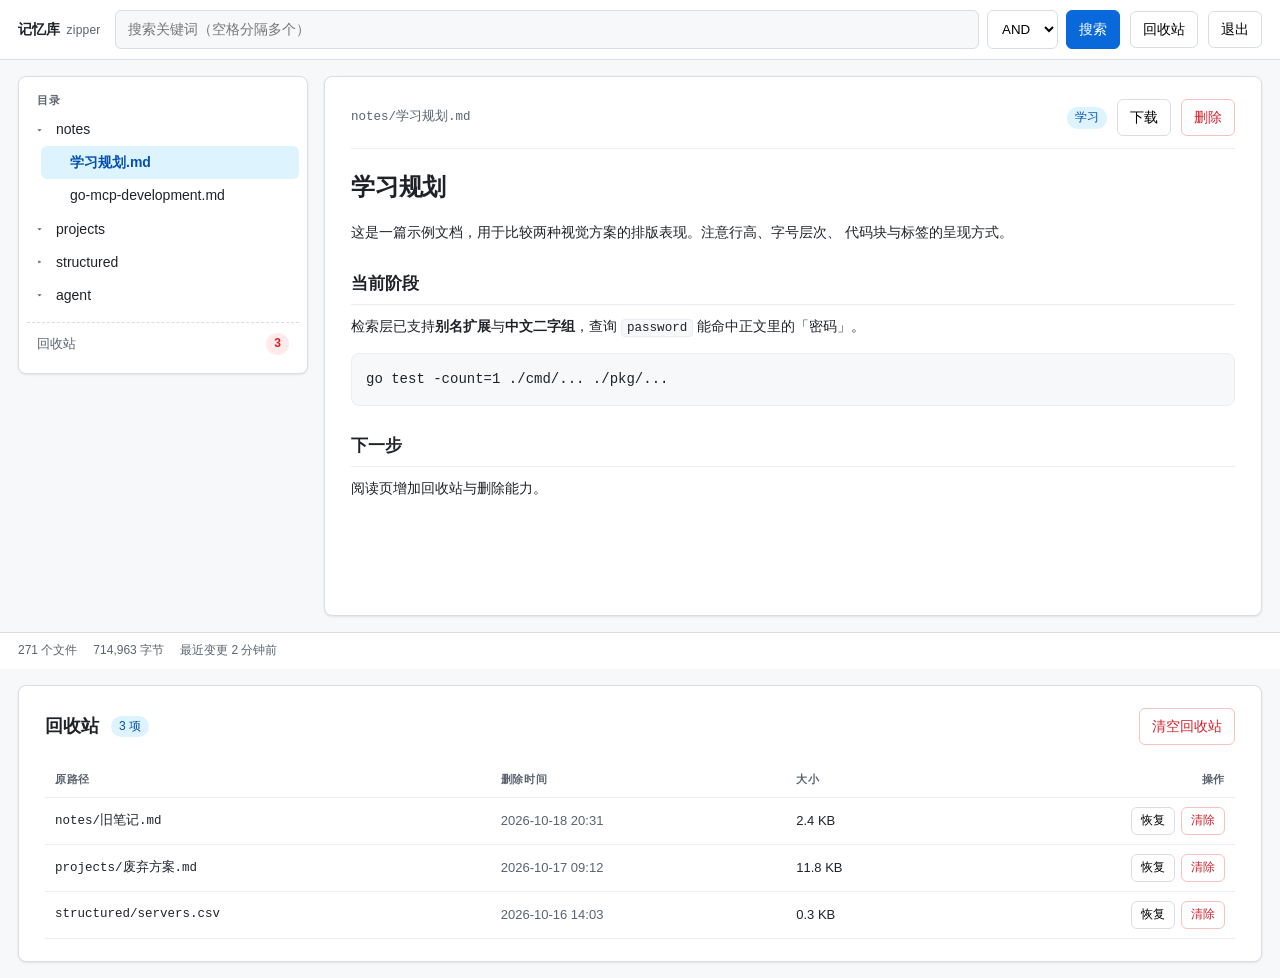
<file: docs/features/需求-006-阅读页改造/ui-a.html>
<!DOCTYPE html>
<html lang="zh-CN">
<head>
<meta charset="utf-8">
<title>方案 A · 精致工具风</title>
<style>
:root{
  --bg:#f6f8fa; --panel:#ffffff; --fg:#1f2328; --dim:#59636e;
  --border:#d8dee4; --border-soft:#eaeef2;
  --accent:#0969da; --accent-soft:#ddf4ff; --danger:#cf222e; --danger-soft:#ffebe9;
  --radius:8px; --shadow:0 1px 3px rgba(27,31,36,.06), 0 1px 2px rgba(27,31,36,.04);
  --mono:ui-monospace,SFMono-Regular,"Cascadia Mono",Consolas,monospace;
}
*{box-sizing:border-box}
body{margin:0;background:var(--bg);color:var(--fg);
  font:14px/1.65 -apple-system,BlinkMacSystemFont,"Segoe UI","Microsoft YaHei",sans-serif}
button{font:inherit;cursor:pointer;border-radius:6px;border:1px solid var(--border);
  background:var(--panel);padding:6px 12px;transition:.15s}
button:hover{background:#f3f4f6}
.topbar{display:flex;align-items:center;gap:10px;padding:10px 18px;background:var(--panel);
  border-bottom:1px solid var(--border);position:sticky;top:0;z-index:5}
.brand{font-weight:650;letter-spacing:.2px;margin-right:4px}
.brand small{font-weight:400;color:var(--dim);font-size:12px;margin-left:6px}
.search{display:flex;gap:8px;flex:1;min-width:0}
.search input{flex:1;min-width:0;padding:7px 12px;border:1px solid var(--border);border-radius:6px;
  font:inherit;background:var(--bg);transition:.15s}
.search input:focus{outline:none;background:var(--panel);border-color:var(--accent);
  box-shadow:0 0 0 3px rgba(9,105,218,.12)}
.search select{padding:7px 10px;border:1px solid var(--border);border-radius:6px;background:var(--panel)}
.btn-primary{background:var(--accent);border-color:var(--accent);color:#fff}
.btn-primary:hover{background:#0860c4}
.btn-danger{color:var(--danger);border-color:#f5c2c0}
.btn-danger:hover{background:var(--danger-soft)}
.layout{display:grid;grid-template-columns:290px minmax(0,1fr);gap:16px;
  padding:16px 18px;align-items:start}
.panel{background:var(--panel);border:1px solid var(--border);border-radius:var(--radius);
  box-shadow:var(--shadow)}
.sidebar{padding:8px;position:sticky;top:70px;max-height:calc(100vh - 100px);overflow:auto}
.side-title{font-size:11px;font-weight:650;letter-spacing:.08em;text-transform:uppercase;
  color:var(--dim);padding:6px 10px 4px}
.tree{list-style:none;margin:0;padding:0}
.tree .label{display:flex;align-items:center;gap:7px;padding:5px 10px;border-radius:6px;
  cursor:pointer;transition:.12s}
.tree .label:hover{background:var(--bg)}
.tree .label.active{background:var(--accent-soft);color:#0550ae;font-weight:600}
.tw{width:12px;color:var(--dim);font-size:10px;flex:none}
.children{list-style:none;margin:0;padding-left:14px}
.trash-entry{margin-top:10px;padding:10px;border-top:1px dashed var(--border);
  display:flex;align-items:center;justify-content:space-between;gap:8px}
.trash-entry .count{background:var(--danger-soft);color:var(--danger);border-radius:20px;
  padding:1px 8px;font-size:12px;font-weight:600}
.content{padding:22px 26px 40px;min-height:60vh}
.filebar{display:flex;align-items:center;gap:10px;flex-wrap:wrap;
  padding-bottom:12px;margin-bottom:18px;border-bottom:1px solid var(--border-soft)}
.path{font-family:var(--mono);font-size:12.5px;color:var(--dim);flex:1;word-break:break-all}
.doc h1{font-size:24px;margin:0 0 14px;letter-spacing:-.01em}
.doc h2{font-size:17px;margin:26px 0 10px;padding-bottom:6px;border-bottom:1px solid var(--border-soft)}
.doc p{margin:10px 0}
.doc code{font-family:var(--mono);font-size:.9em;background:var(--bg);
  border:1px solid var(--border-soft);padding:1px 5px;border-radius:4px}
.doc pre{background:var(--bg);border:1px solid var(--border-soft);padding:14px;border-radius:8px;overflow:auto}
.tag{display:inline-block;font-size:12px;padding:1px 8px;border-radius:20px;
  background:var(--accent-soft);color:#0550ae}
.statusbar{display:flex;gap:16px;padding:8px 18px;color:var(--dim);font-size:12px;
  border-top:1px solid var(--border);background:var(--panel);position:sticky;bottom:0}
/* 回收站抽屉 */
.trash-panel{padding:22px 26px}
.trash-head{display:flex;align-items:center;gap:12px;margin-bottom:16px}
.trash-head h2{margin:0;font-size:18px}
.trash-head .spacer{flex:1}
table{width:100%;border-collapse:collapse;font-size:13px}
th,td{text-align:left;padding:9px 10px;border-bottom:1px solid var(--border-soft)}
th{font-size:11px;text-transform:uppercase;letter-spacing:.06em;color:var(--dim);font-weight:650}
tbody tr:hover{background:var(--bg)}
td.path-cell{font-family:var(--mono);font-size:12.5px;color:var(--fg)}
td.time{color:var(--dim);white-space:nowrap}
td.ops{text-align:right;white-space:nowrap}
td.ops button{padding:3px 9px;font-size:12px;margin-left:6px}
.empty{text-align:center;color:var(--dim);padding:44px 0;font-size:13px}
</style>
</head>
<body>
<header class="topbar">
  <div class="brand">记忆库<small>zipper</small></div>
  <form class="search" onsubmit="return false">
    <input type="search" placeholder="搜索关键词（空格分隔多个）" >
    <select><option>AND</option><option>OR</option></select>
    <button class="btn-primary">搜索</button>
  </form>
  <button>回收站</button>
  <button>退出</button>
</header>

<main class="layout">
  <aside class="panel sidebar">
    <div class="side-title">目录</div>
    <ul class="tree">
      <li class="label"><span class="tw">▾</span><span class="name">notes</span></li>
      <li><ul class="children">
        <li class="label active"><span class="tw"></span>学习规划.md</li>
        <li class="label"><span class="tw"></span>go-mcp-development.md</li>
      </ul></li>
      <li class="label"><span class="tw">▾</span><span class="name">projects</span></li>
      <li class="label"><span class="tw">▸</span><span class="name">structured</span></li>
      <li class="label"><span class="tw">▾</span><span class="name">agent</span></li>
    </ul>
    <div class="trash-entry">
      <span style="color:var(--dim);font-size:13px">回收站</span>
      <span class="count">3</span>
    </div>
  </aside>

  <section class="panel content" style="padding:0">
    <div style="padding:22px 26px">
      <div class="filebar">
        <span class="path">notes/学习规划.md</span>
        <span class="tag">学习</span>
        <button>下载</button>
        <button class="btn-danger">删除</button>
      </div>
      <div class="doc">
        <h1>学习规划</h1>
        <p>这是一篇示例文档，用于比较两种视觉方案的排版表现。注意行高、字号层次、
           代码块与标签的呈现方式。</p>
        <h2>当前阶段</h2>
        <p>检索层已支持<b>别名扩展</b>与<b>中文二字组</b>，查询 <code>password</code>
           能命中正文里的「密码」。</p>
        <pre>go test -count=1 ./cmd/... ./pkg/...</pre>
        <h2>下一步</h2>
        <p>阅读页增加回收站与删除能力。</p>
      </div>
    </div>
  </section>
</main>

<footer class="statusbar">
  <span>271 个文件</span><span>714,963 字节</span><span>最近变更 2 分钟前</span>
</footer>

<!-- 回收站区域预览（方案 A 点「回收站」后的样子） -->
<div class="panel trash-panel" style="margin:16px 18px">
  <div class="trash-head">
    <h2>回收站</h2><span class="tag">3 项</span>
    <span class="spacer"></span>
    <button class="btn-danger">清空回收站</button>
  </div>
  <table>
    <thead><tr><th>原路径</th><th>删除时间</th><th>大小</th><th style="text-align:right">操作</th></tr></thead>
    <tbody>
      <tr><td class="path-cell">notes/旧笔记.md</td><td class="time">2026-10-18 20:31</td><td>2.4 KB</td>
          <td class="ops"><button>恢复</button><button class="btn-danger">清除</button></td></tr>
      <tr><td class="path-cell">projects/废弃方案.md</td><td class="time">2026-10-17 09:12</td><td>11.8 KB</td>
          <td class="ops"><button>恢复</button><button class="btn-danger">清除</button></td></tr>
      <tr><td class="path-cell">structured/servers.csv</td><td class="time">2026-10-16 14:03</td><td>0.3 KB</td>
          <td class="ops"><button>恢复</button><button class="btn-danger">清除</button></td></tr>
    </tbody>
  </table>
</div>
</body>
</html>
</file>
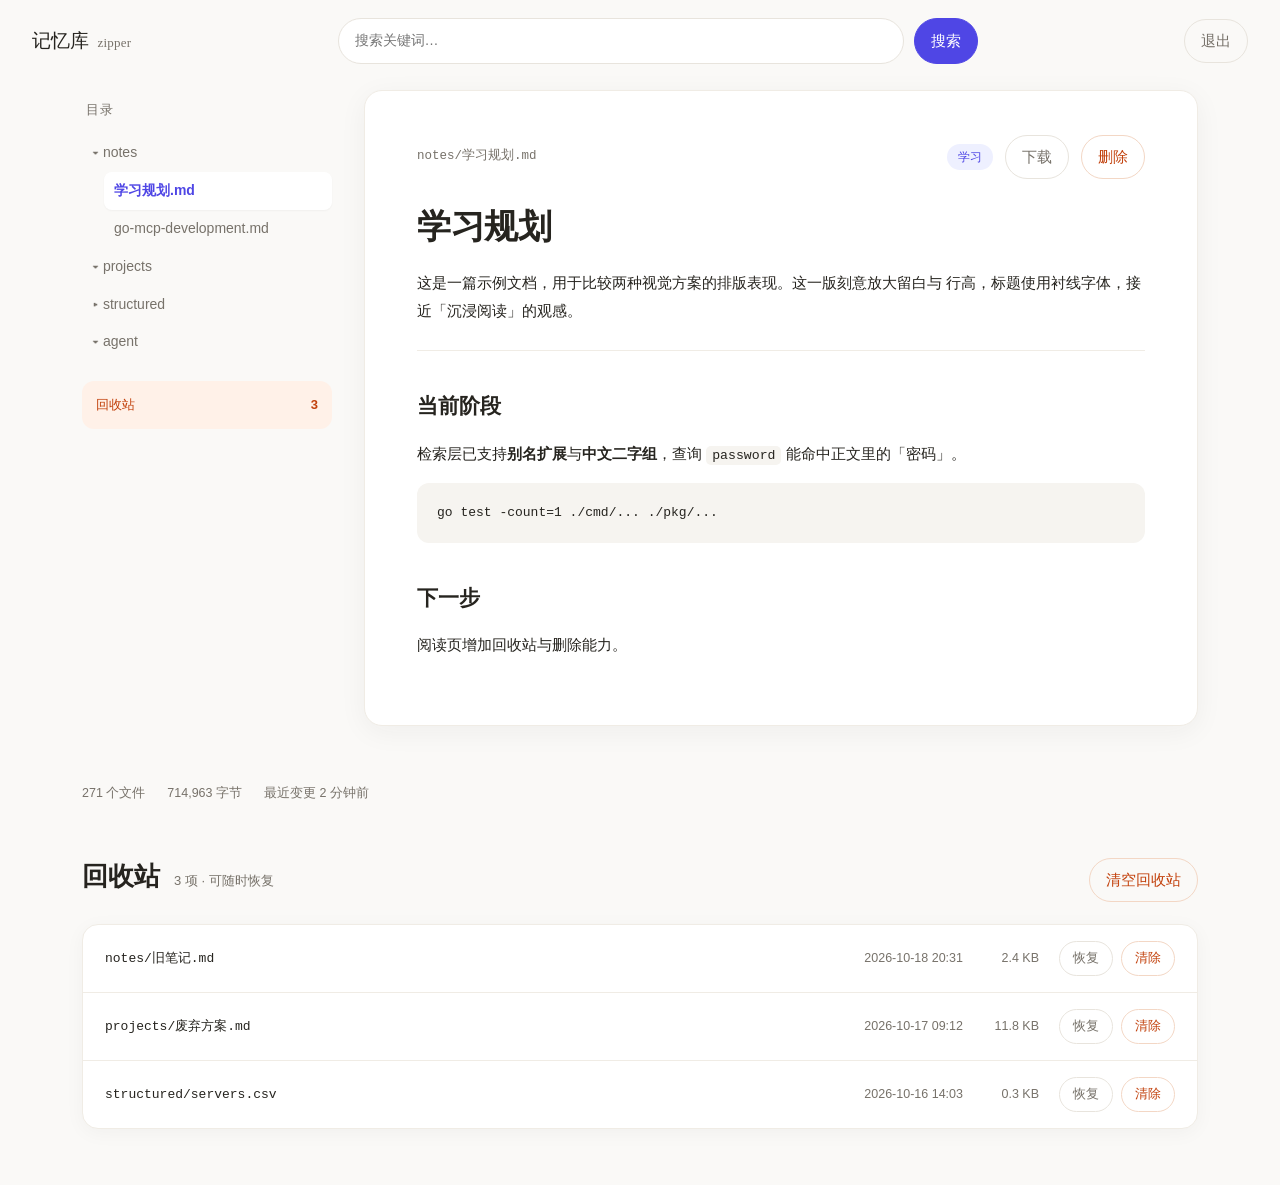
<file: docs/features/需求-006-阅读页改造/ui-b.html>
<!DOCTYPE html>
<html lang="zh-CN">
<head>
<meta charset="utf-8">
<title>方案 B · 宽松阅读风</title>
<style>
:root{
  --bg:#faf9f7; --panel:#ffffff; --fg:#26241f; --dim:#77726a;
  --border:#e8e4dd; --border-soft:#f0ece5;
  --accent:#4f46e5; --accent-soft:#eef0ff; --danger:#c2410c; --danger-soft:#fff1e8;
  --serif:Georgia,"Songti SC","Noto Serif SC","SimSun",serif;
  --mono:ui-monospace,SFMono-Regular,"Cascadia Mono",Consolas,monospace;
}
*{box-sizing:border-box}
body{margin:0;background:var(--bg);color:var(--fg);
  font:15px/1.85 -apple-system,BlinkMacSystemFont,"Segoe UI","Microsoft YaHei",sans-serif;
  -webkit-font-smoothing:antialiased}
button{font:inherit;cursor:pointer;border-radius:999px;border:1px solid var(--border);
  background:transparent;padding:7px 16px;color:var(--dim);transition:.18s}
button:hover{color:var(--fg);border-color:#d6d0c6;background:#fff}
.topbar{display:flex;align-items:center;gap:14px;padding:18px 32px;background:var(--bg)}
.brand{font-family:var(--serif);font-size:19px;letter-spacing:.01em}
.brand span{color:var(--dim);font-size:13px;font-family:inherit;margin-left:8px}
.search{display:flex;gap:10px;flex:1;min-width:0;max-width:640px;margin:0 auto}
.search input{flex:1;min-width:0;padding:9px 16px;border:none;border-radius:999px;
  background:#fff;border:1px solid var(--border);font:inherit;font-size:14px;transition:.18s}
.search input:focus{outline:none;border-color:#c9c2b6;box-shadow:0 2px 12px rgba(38,36,31,.06)}
button.solid{background:var(--accent);border-color:var(--accent);color:#fff}
button.solid:hover{background:#4338ca;color:#fff}
.shell{display:grid;grid-template-columns:250px minmax(0,1fr);gap:32px;
  max-width:1180px;margin:8px auto 0;padding:0 32px 56px;align-items:start}
.side{position:sticky;top:24px;padding-top:8px}
.side-cap{font-family:var(--serif);font-size:13px;color:var(--dim);letter-spacing:.06em;
  margin:0 0 12px;padding-left:4px}
.tree{list-style:none;margin:0;padding:0;font-size:14px}
.tree li a{display:flex;align-items:center;gap:8px;padding:6px 10px;border-radius:8px;
  color:var(--dim);text-decoration:none;transition:.15s}
.tree li a:hover{background:#fff;color:var(--fg)}
.tree li a.on{background:#fff;color:var(--accent);font-weight:600;
  box-shadow:0 1px 2px rgba(38,36,31,.04)}
.children{list-style:none;margin:0;padding-left:22px}
.trash-link{margin-top:20px;padding:12px 14px;border-radius:12px;background:var(--danger-soft);
  display:flex;align-items:center;justify-content:space-between;font-size:13px;
  color:var(--danger);text-decoration:none}
.trash-link b{font-weight:600}
.article{background:var(--panel);border:1px solid var(--border-soft);border-radius:18px;
  padding:44px 52px 52px;box-shadow:0 6px 28px rgba(38,36,31,.05)}
.filebar{display:flex;align-items:center;gap:12px;flex-wrap:wrap;margin-bottom:26px}
.path{font-family:var(--mono);font-size:12.5px;color:var(--dim);flex:1;word-break:break-all}
.doc h1{font-family:var(--serif);font-size:34px;line-height:1.3;font-weight:600;
  margin:0 0 20px;letter-spacing:-.01em}
.doc h2{font-family:var(--serif);font-size:21px;font-weight:600;margin:36px 0 12px}
.doc p{margin:14px 0}
.doc code{font-family:var(--mono);font-size:.88em;background:#f6f4f0;padding:2px 6px;border-radius:5px}
.doc pre{background:#f6f4f0;padding:18px 20px;border-radius:12px;overflow:auto;font-size:13px}
.rule{height:1px;background:var(--border-soft);margin:26px 0}
.chip{display:inline-block;font-size:12px;padding:2px 11px;border-radius:999px;
  background:var(--accent-soft);color:var(--accent)}
.footer{max-width:1180px;margin:0 auto;padding:0 32px 40px;display:flex;gap:22px;
  color:var(--dim);font-size:12.5px}
/* 回收站：全宽视图 */
.trash-view{max-width:1180px;margin:8px auto 0;padding:0 32px 56px}
.trash-top{display:flex;align-items:baseline;gap:14px;margin-bottom:6px}
.trash-top h2{font-family:var(--serif);font-size:26px;font-weight:600;margin:0}
.trash-top .sub{color:var(--dim);font-size:13px}
.trash-top .spacer{flex:1}
.trash-list{margin-top:22px;border-radius:16px;overflow:hidden;background:#fff;
  border:1px solid var(--border-soft);box-shadow:0 4px 20px rgba(38,36,31,.04)}
.trash-item{display:grid;grid-template-columns:1fr auto auto auto;gap:20px;align-items:center;
  padding:16px 22px;border-bottom:1px solid var(--border-soft);transition:.15s}
.trash-item:last-child{border-bottom:none}
.trash-item:hover{background:#fcfbf9}
.trash-item .p{font-family:var(--mono);font-size:13px}
.trash-item .t{color:var(--dim);font-size:12.5px;white-space:nowrap}
.trash-item .s{color:var(--dim);font-size:12.5px;white-space:nowrap;min-width:56px;text-align:right}
.trash-item .o{display:flex;gap:8px}
.trash-item .o button{padding:5px 13px;font-size:12.5px}
button.warn{color:var(--danger);border-color:#f3d7c5}
button.warn:hover{background:var(--danger-soft);color:var(--danger);border-color:#ecc3a9}
</style>
</head>
<body>
<header class="topbar">
  <div class="brand">记忆库<span>zipper</span></div>
  <form class="search" onsubmit="return false">
    <input type="search" placeholder="搜索关键词…">
    <button class="solid">搜索</button>
  </form>
  <button>退出</button>
</header>

<main class="shell">
  <aside class="side">
    <p class="side-cap">目录</p>
    <ul class="tree">
      <li><a href="#">▾ notes</a>
        <ul class="children">
          <li><a href="#" class="on">学习规划.md</a></li>
          <li><a href="#">go-mcp-development.md</a></li>
        </ul>
      </li>
      <li><a href="#">▾ projects</a></li>
      <li><a href="#">▸ structured</a></li>
      <li><a href="#">▾ agent</a></li>
    </ul>
    <a href="#" class="trash-link"><span>回收站</span><b>3</b></a>
  </aside>

  <article class="article">
    <div class="filebar">
      <span class="path">notes/学习规划.md</span>
      <span class="chip">学习</span>
      <button>下载</button>
      <button class="warn">删除</button>
    </div>
    <div class="doc">
      <h1>学习规划</h1>
      <p>这是一篇示例文档，用于比较两种视觉方案的排版表现。这一版刻意放大留白与
         行高，标题使用衬线字体，接近「沉浸阅读」的观感。</p>
      <div class="rule"></div>
      <h2>当前阶段</h2>
      <p>检索层已支持<b>别名扩展</b>与<b>中文二字组</b>，查询 <code>password</code>
         能命中正文里的「密码」。</p>
      <pre>go test -count=1 ./cmd/... ./pkg/...</pre>
      <h2>下一步</h2>
      <p>阅读页增加回收站与删除能力。</p>
    </div>
  </article>
</main>

<footer class="footer">
  <span>271 个文件</span><span>714,963 字节</span><span>最近变更 2 分钟前</span>
</footer>

<!-- 回收站区域预览（方案 B 点「回收站」后的样子） -->
<section class="trash-view">
  <div class="trash-top">
    <h2>回收站</h2>
    <span class="sub">3 项 · 可随时恢复</span>
    <span class="spacer"></span>
    <button class="warn">清空回收站</button>
  </div>
  <div class="trash-list">
    <div class="trash-item">
      <span class="p">notes/旧笔记.md</span>
      <span class="t">2026-10-18 20:31</span>
      <span class="s">2.4 KB</span>
      <span class="o"><button>恢复</button><button class="warn">清除</button></span>
    </div>
    <div class="trash-item">
      <span class="p">projects/废弃方案.md</span>
      <span class="t">2026-10-17 09:12</span>
      <span class="s">11.8 KB</span>
      <span class="o"><button>恢复</button><button class="warn">清除</button></span>
    </div>
    <div class="trash-item">
      <span class="p">structured/servers.csv</span>
      <span class="t">2026-10-16 14:03</span>
      <span class="s">0.3 KB</span>
      <span class="o"><button>恢复</button><button class="warn">清除</button></span>
    </div>
  </div>
</section>
</body>
</html>
</file>
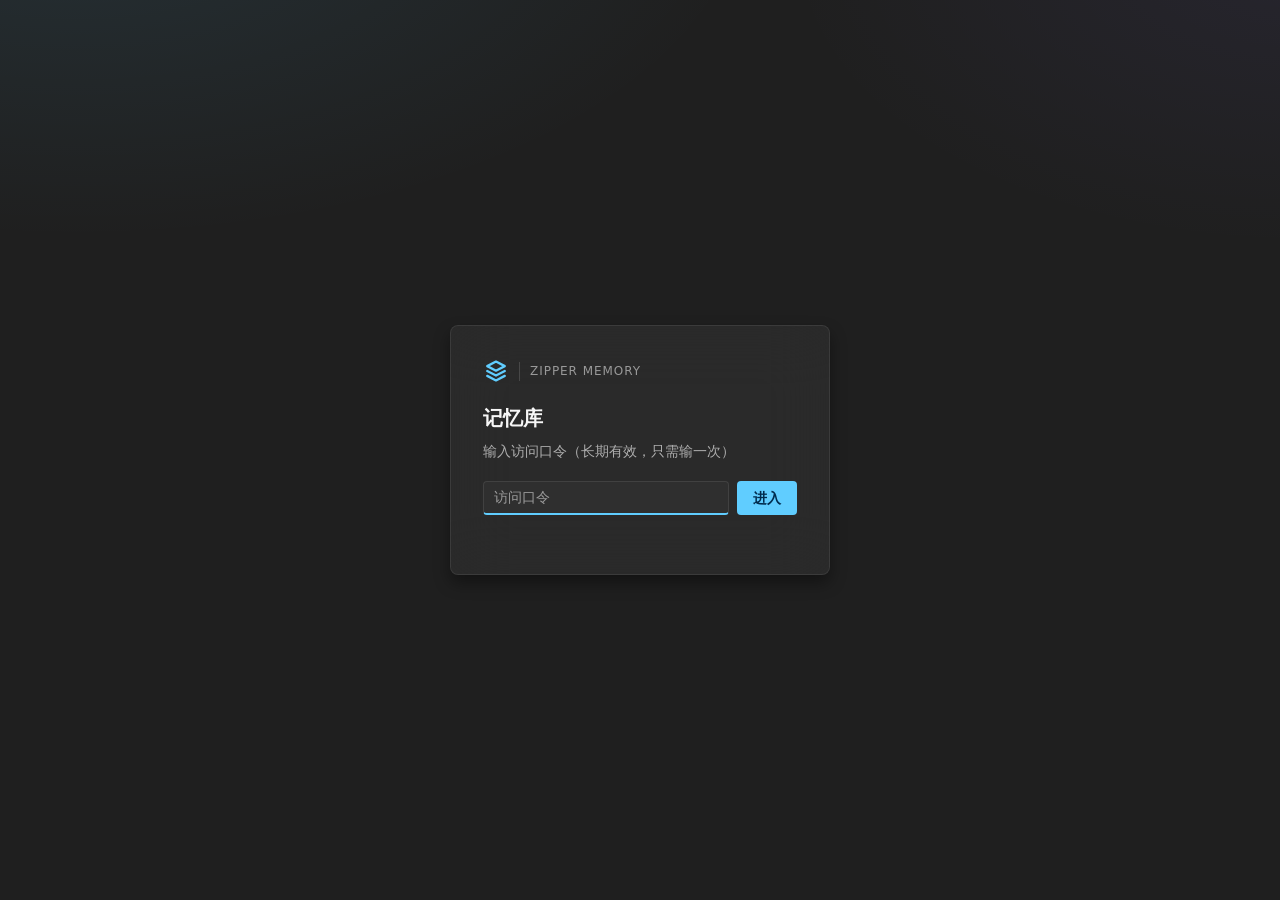
<file: pkg/web/static/login.html>
<!DOCTYPE html>
<html lang="zh-CN">
<head>
<meta charset="utf-8">
<meta name="viewport" content="width=device-width, initial-scale=1">
<meta name="color-scheme" content="dark">
<title>记忆库 · 登录</title>
<!-- 网站图标：用户头像（多分辨率 ICO：16/24/32/48/64/128 六档）+ iOS 触摸图标。
     走公开只读路由 /memory/favicon.ico：浏览器在登录前就会取标签页图标，
     未登录的登录页没有 Cookie，故图标不经鉴权（只暴露图片本身，不含库内容）。 -->
<link rel="icon" href="/memory/favicon.ico" sizes="any">
<link rel="apple-touch-icon" href="/memory/apple-touch-icon.png">
<!--
  样式内联在页面里：登录页是**公开**路由，而 /memory/static/* 需要口令
  （design.md §11.4），外链样式表会被 401 拦掉，导致登录页裸奔。
  与下方脚本内联同一理由。
  视觉：需求-007 Fluent 暗色（与主页面同一套令牌，此处按需精简内联）。
-->
<style>
  :root {
    color-scheme: dark;
    --bg-base: #1f1f1f;
    --layer: #272727;
    --input: #2b2b2b;
    --stroke: rgba(255, 255, 255, .08);
    --stroke-control: rgba(255, 255, 255, .09);
    --text: rgba(255, 255, 255, .96);
    --text-2: rgba(255, 255, 255, .62);
    --text-3: rgba(255, 255, 255, .52);
    --accent: #60cdff;
    --accent-hover: #7fd8ff;
    --on-accent: #002b4d;
    --danger: #ff99a4;
    --radius-panel: 8px;
    --radius-ctl: 4px;
    --shadow-8: 0 8px 16px rgba(0, 0, 0, .38), 0 0 1px rgba(0, 0, 0, .28);
    --motion: 150ms cubic-bezier(.13, .79, .32, 1);
    --font: "Segoe UI Variable Text", "Segoe UI", system-ui, -apple-system, "Microsoft YaHei", sans-serif;
  }

  * { box-sizing: border-box; }

  body {
    margin: 0;
    min-height: 100vh;
    display: flex;
    align-items: center;
    justify-content: center;
    padding: 24px;
    color: var(--text);
    background:
      radial-gradient(1100px 560px at 6% -12%, rgba(96, 205, 255, .10), transparent 62%),
      radial-gradient(900px 520px at 102% -6%, rgba(140, 120, 255, .07), transparent 58%),
      var(--bg-base);
    font: 14px/1.6 var(--font);
    -webkit-font-smoothing: antialiased;
  }

  .login-card {
    width: min(380px, 100%);
    padding: 32px;
    border: 1px solid var(--stroke);
    border-radius: var(--radius-panel);
    background: var(--layer);
    box-shadow: var(--shadow-8);
  }
  @supports (backdrop-filter: blur(1px)) {
    .login-card {
      background: rgba(255, 255, 255, .05);
      backdrop-filter: blur(30px) saturate(150%);
    }
  }

  .login-brand {
    display: flex;
    align-items: center;
    gap: 10px;
    margin-bottom: 18px;
    color: var(--accent);
  }
  .login-brand svg { width: 26px; height: 26px; }
  .login-brand span {
    color: var(--text-3);
    font-size: 12px;
    letter-spacing: .08em;
    text-transform: uppercase;
    border-left: 1px solid rgba(255, 255, 255, .14);
    padding-left: 10px;
  }

  h1 { margin: 0 0 6px; font-size: 20px; font-weight: 600; }
  .hint { margin: 0; color: var(--text-2); }

  form { display: flex; gap: 8px; margin-top: 18px; }

  input {
    flex: 1;
    min-width: 0;
    height: 34px;
    padding: 4px 10px;
    border: 1px solid var(--stroke-control);
    border-bottom: 2px solid rgba(255, 255, 255, .22);
    border-radius: var(--radius-ctl);
    background: var(--input);
    color: var(--text);
    font: inherit;
    transition: border-color var(--motion), background var(--motion);
  }
  input::placeholder { color: var(--text-3); }
  input:hover { background: #303030; }
  input:focus {
    outline: none;
    border-bottom-color: var(--accent);
    background: #2f2f2f;
  }

  button {
    min-height: 34px;
    padding: 0 16px;
    border: none;
    border-radius: var(--radius-ctl);
    background: var(--accent);
    color: var(--on-accent);
    font: inherit;
    font-weight: 600;
    cursor: pointer;
    transition: background var(--motion);
  }
  button:hover { background: var(--accent-hover); }
  button:disabled { opacity: .55; cursor: default; }

  :where(button, input):focus-visible { outline: 2px solid var(--accent); outline-offset: 1px; }

  .error { color: var(--danger); min-height: 1.2em; margin: 10px 0 0; }

  @media (prefers-reduced-motion: reduce) {
    *, *::before, *::after { transition: none !important; animation: none !important; }
  }
</style>
</head>
<body>
<main class="login-card">
  <div class="login-brand">
    <svg viewBox="0 0 16 16" fill="none" stroke="currentColor" stroke-width="1.4"
         stroke-linecap="round" stroke-linejoin="round" aria-hidden="true">
      <path d="M8 2.2 13.4 5 8 7.8 2.6 5 8 2.2Z"/>
      <path d="M2.6 8 8 10.8 13.4 8"/>
      <path d="M2.6 11 8 13.8 13.4 11"/>
    </svg>
    <span>zipper memory</span>
  </div>
  <h1>记忆库</h1>
  <p class="hint">输入访问口令（长期有效，只需输一次）</p>
  <form id="login-form">
    <input id="token" type="password" autocomplete="current-password" placeholder="访问口令" required autofocus
           aria-label="访问口令">
    <button type="submit" id="submit">进入</button>
  </form>
  <p id="msg" class="error" role="alert"></p>
</main>
<script>
'use strict';
// 登录脚本内联在页面里：理由同上（静态资源需认证，公开页不能外链）。
document.getElementById('login-form').addEventListener('submit', async (ev) => {
  ev.preventDefault();
  const msg = document.getElementById('msg');
  const button = document.getElementById('submit');
  msg.textContent = '';
  button.disabled = true;
  try {
    const res = await fetch('/memory/api/login', {
      method: 'POST',
      headers: { 'Content-Type': 'application/json', 'Accept': 'application/json' },
      body: JSON.stringify({ token: document.getElementById('token').value }),
    });
    if (res.ok) {
      window.location.replace('/memory/');
      return;
    }
    if (res.status === 429) {
      msg.textContent = '尝试次数过多，请稍后再试。';
    } else if (res.status === 401) {
      msg.textContent = '口令不正确。';
    } else {
      msg.textContent = '登录失败（HTTP ' + res.status + '）。';
    }
  } catch (err) {
    msg.textContent = '网络错误：' + err.message;
  } finally {
    button.disabled = false;
    document.getElementById('token').select();
  }
});
</script>
</body>
</html>
</file>
